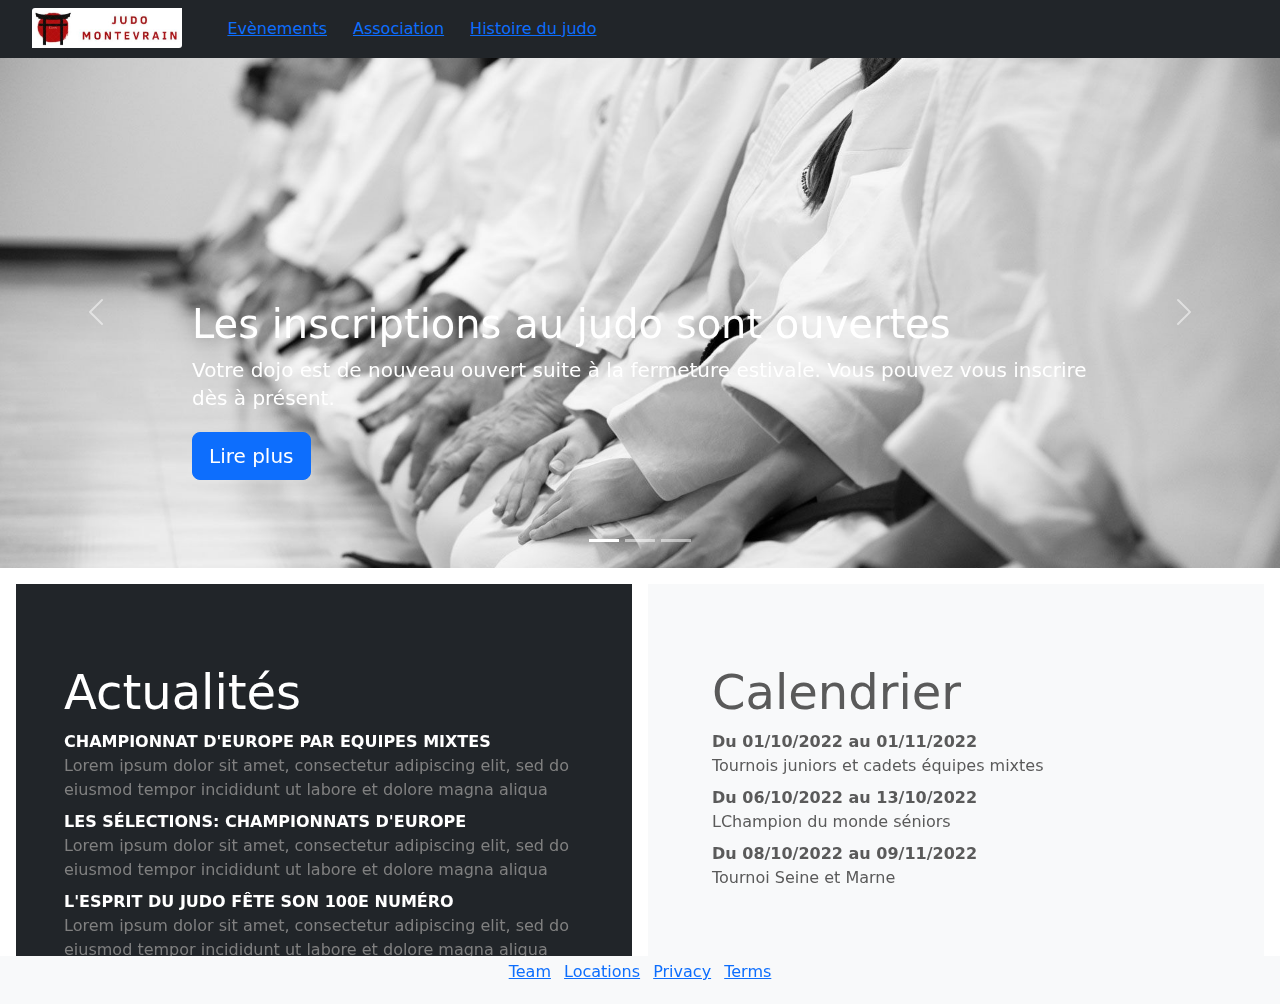
<file: src/index.html>
<!doctype html>
<html lang="fr">
  <head>
    <meta charset="utf-8">
    <meta name="viewport" content="width=device-width, initial-scale=1">
    <meta name="description" content="Association de judo de Montévrain, venez nombreux. Première séance d'essai offerte.">
    <meta name="author" content="Justine Gachet">
    <meta name="generator" content="Ju 0.101.0">
    <title>Association de judo</title>    

    <link href="../libraries/bootstrap-5.2.1-dist/css/bootstrap.min.css" rel="stylesheet">
    <link href="./product.css" rel="stylesheet">

    <style>

      .logo-toggler {
        display: flex;
        width: 100%;
        margin-left: 17px;
        margin-right: 20px;
      }

      .navbar {
        align-items: start;
      }

      .bd-placeholder-img {
        font-size: 1.125rem;
        text-anchor: middle;
        -webkit-user-select: none;
        -moz-user-select: none;
        user-select: none;
      }

      #logo_desktop {
        display: none;
        margin-left: 15px;
        border-radius: 3px 0 3px 0;
      }

      .toggler {
        width: 100%;
        display: flex;
        justify-content: end;
      }

      #logo_mobile {
        display: block;
        margin-left: 10px;
        border-radius: 3px 0 3px 0;
      }

      @media (min-width: 768px) {
        #logo_desktop {
          display: block;
        }
        #logo_mobile {
          display: none;
        }
        .toggler {
          display: none;
        }
        .logo-toggler {
          width: auto;
        }
      }
    </style>

  </head>

  <body>

    <!-- Header -->
      
    <header class="site-header sticky-top py-1">
      <nav class="navbar navbar-expand-md navbar-dark fixed-top bg-dark">
        <div class="logo-toggler">
          <a class="logo" href="./index.html" >
            <img src="../assets/logo_desktop.jpg" height="40px" id="logo_desktop" class="align-self-start">
            <img src="../assets/logo_mobile.png" height="40px" id="logo_mobile" class="align-self-start">
          </a> 
          <div class="toggler">
            <button class="navbar-toggler" type="button" data-bs-toggle="collapse" data-bs-target="#navbarCollapse" aria-controls="navbarCollapse" aria-expanded="false" aria-label="Toggle navigation">
              <span class="navbar-toggler-icon"></span>
            </button>        
          </div>
        </div>

        <div class="container-fluid">

          <div class="collapse navbar-collapse" id="navbarCollapse">
            <ul class="navbar-nav me-auto mb-2 mb-md-0">
              <li class="nav-item active">
                <button type="button" class="btn btn-link py-2" onclick="switchIframeSrc('event.html')">Evènements</button>
              </li>
              <li class="nav-item">
                <button type="button" class="btn btn-link py-2" onclick="switchIframeSrc('asso.html')">Association</button>
              </li>
              <li class="nav-item">
                <button type="button" class="btn btn-link py-2" onclick="switchIframeSrc('le_judo.html')">Histoire du judo</button>
              </li>
            </ul>
          </div>
        </div>
      </nav>
    </header>

    <!-- Main -->

    <main class="content" style="height: 100vh; margin-top: 48px;">
      <iframe
        id="iframe"
        src="event.html"
        width="100%"
        height="100%">  
      </iframe>
    </main>

      <!-- Footer -->

    <footer class="footer mt-auto py-1 bg-light text-center">
        <ul class="list-inline">
          <li class="list-inline-item"><a href="#">Team</a></li>
          <li class="list-inline-item"><a href="#">Locations</a></li>
          <li class="list-inline-item"><a href="#">Privacy</a></li>
          <li class="list-inline-item"><a href="#">Terms</a></li>
        </ul>
    </footer>

    <script src="../libraries/bootstrap-5.2.1-dist/js/bootstrap.bundle.js"></script>
    <script src="./main.js"></script> 
    <!-- Javascript 
    <script> $filename = $h->read();
    if (!normalizer_is_normalized($filename)) {
    $filename = normalizer_normalize($filename); 
    </script>  
  }    -->
  </body>
</html>
</file>
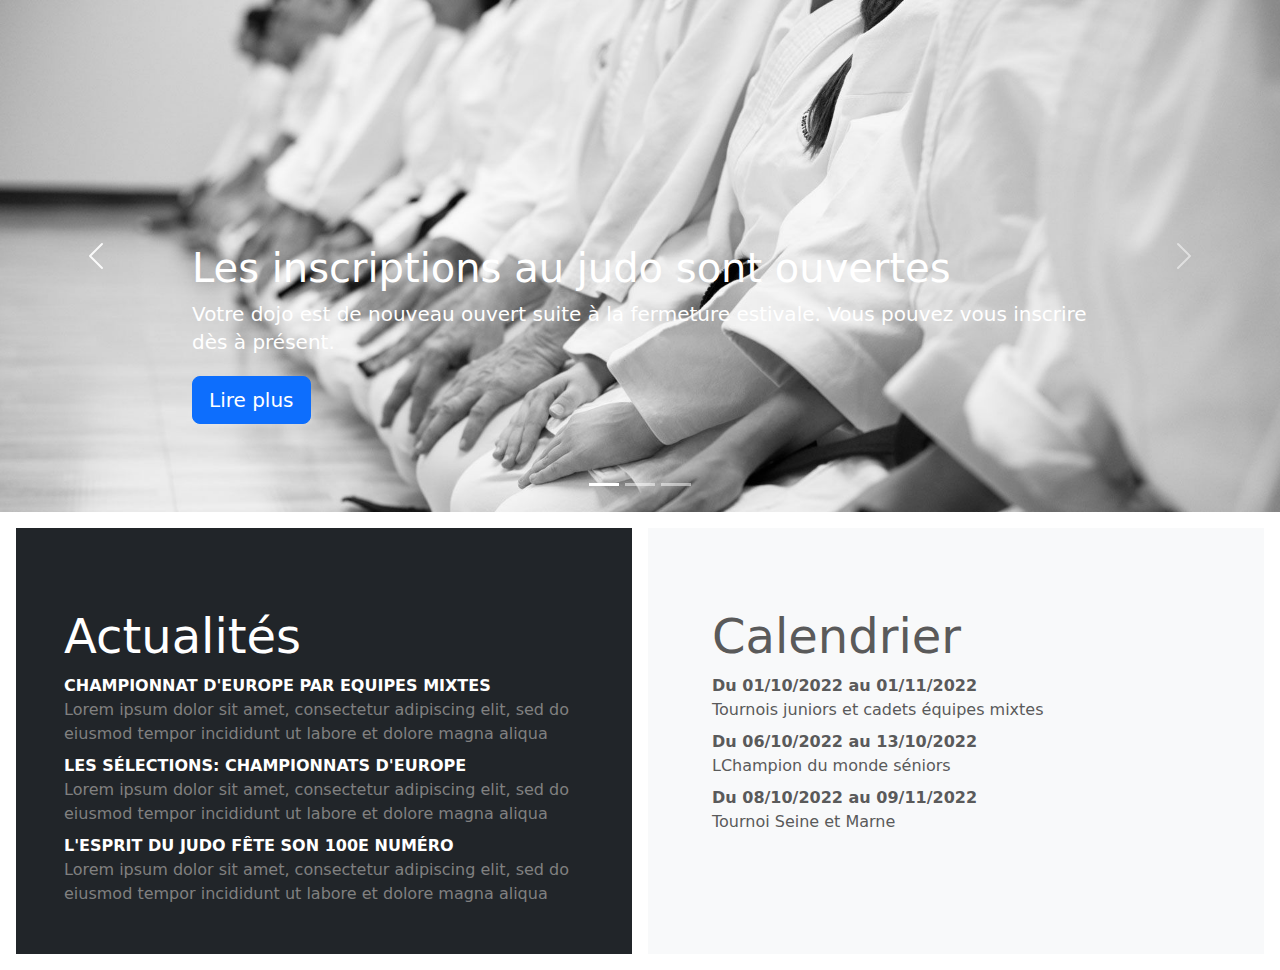
<file: src/event.html>
<!doctype html>
<html lang="fr">
<head> 
    <meta charset="utf-8">
    <meta name="viewport" content="width=device-width, initial-scale=1">
    <meta name="description" content="Association de judo de Montévrain, venez nombreux. Première séance d'essai offerte.">
    <meta name="author" content="Justine Gachet">
    <meta name="generator" content="Ju 0.101.0">
    <title>Association de judo</title>    
    <link href="../libraries/bootstrap-5.2.1-dist/css/bootstrap.min.css" rel="stylesheet">
    <link href="./carousel.css" rel="stylesheet">
    <link href="./product.css" rel="stylesheet">

    <style>
      .bd-placeholder-img {
        font-size: 1.125rem;
        text-anchor: middle;
        -webkit-user-select: none;
        -moz-user-select: none;
        user-select: none;
      }

      .actu-description {
        color: grey;
      }

      .carousel-text {
        display: none;
      }

      @media (min-width: 768px) {
        .carousel-text {
          display: block;
        }
        .bd-placeholder-img-lg {
          font-size: 3.5rem;
        }
      }

      body {
        margin: 0;
        padding: 0;
      }
    </style>

    
    <!-- Custom styles for this template -->

  </head>
  
  <body>

    <main>
      <!-- Carrousel -->
      <div id="myCarousel" class="carousel slide" data-bs-ride="carousel">

        <div class="carousel-indicators">
          <button type="button" data-bs-target="#myCarousel" data-bs-slide-to="0" class="active" aria-current="true" aria-label="Slide 1"></button>
          <button type="button" data-bs-target="#myCarousel" data-bs-slide-to="1" aria-label="Slide 2"></button>
          <button type="button" data-bs-target="#myCarousel" data-bs-slide-to="2" aria-label="Slide 3"></button>
        </div>

        <div class="carousel-inner">

          <div class="carousel-item active">
            <img class="bd-placeholder-img" src="../assets/image_judo1.jpeg" alt="évènement 1" width=100%/>
              <div class="container carousel-text">
                <div class="carousel-caption text-start">
                  <h1>Les inscriptions au judo sont ouvertes</h1>
                  <p>Votre dojo est de nouveau ouvert suite à la fermeture estivale. Vous pouvez vous inscrire dès à présent.</p>
                  <p class=""><a class="btn btn-lg btn-primary" href="#">Lire plus</a></p>
                </div>
              </div>
          </div>

          <div class="carousel-item">
            <img class="bd-placeholder-img" src="../assets/image_judo2.jpeg" alt="évènement 2" width=100%/>
              <div class="container carousel-text">
                <div class="carousel-caption">
                  <h1>Cours de baby-judo dès 3 ans</h1>
                  <p>Les cours de judo sont désormais accessibles aux enfants dès 3 ans accompagnés de leur parent.</p>
                  <p><a class="btn btn-lg btn-primary" href="#">Lire plus</a></p>
                </div>
              </div>
          </div>

          <div class="carousel-item">
            <img class="bd-placeholder-img" src="../assets/image_judo3.jpeg" alt="évènement 3" width=100%/>
            <div class="container carousel-text">
                <div class="carousel-caption text-end ">
                  <h1>Dates des prochaines compétitions</h1>
                  <p>Vous trouverez les dates des compétitions ci-dessous. Pensez à renouveller votre licence chaque année.</p>
                  <p><a class="btn btn-lg btn-primary" href="#">Lire plus</a></p>
                </div>
              </div>
            </div>
          </div>
            
          <button class="carousel-control-prev" type="button" data-bs-target="#myCarousel" data-bs-slide="prev">
            <span class="carousel-control-prev-icon" aria-hidden="true"></span>
            <span class="visually-hidden">Previous</span>
          </button>

          <button class="carousel-control-next" type="button" data-bs-target="#myCarousel" data-bs-slide="next">
            <span class="carousel-control-next-icon" aria-hidden="true"></span>
            <span class="visually-hidden">Next</span>
          </button>
        </div>
      
        <!-- block du bas -->
        <div class="d-md-flex flex-md-equal w-100 my-md-3 ps-md-3">

          <div class="text-bg-dark me-md-3 pt-3 px-3 pt-md-5 px-md-5 overflow-hidden">
            <div class="my-3 py-3">
              <h2 class="display-5">Actualités</h2>
              <dl>
                <dt class="actu-title">CHAMPIONNAT D'EUROPE PAR EQUIPES MIXTES </dt>
                <dd class="actu-description">Lorem ipsum dolor sit amet, consectetur adipiscing elit, sed do eiusmod tempor incididunt ut labore et dolore magna aliqua</dd>
                <dt class="actu-title">LES SÉLECTIONS: CHAMPIONNATS D'EUROPE </dt>
                <dd class="actu-description">Lorem ipsum dolor sit amet, consectetur adipiscing elit, sed do eiusmod tempor incididunt ut labore et dolore magna aliqua</dd>
                <dt class="actu-title">L'ESPRIT DU JUDO FÊTE SON 100E NUMÉRO </dt>
                <dd class="actu-description">Lorem ipsum dolor sit amet, consectetur adipiscing elit, sed do eiusmod tempor incididunt ut labore et dolore magna aliqua</dd>
              </dl>
            </div>
          </div>

          <div class="bg-light me-md-3 pt-3 px-3 pt-md-5 px-md-5 overflow-hidden">
            <div class="my-3 p-3">
              <h2 class="display-5">Calendrier</h2>
              <dl>
                <dt class="calendar-date">Du 01/10/2022 au 01/11/2022</dt>
                <dd class="calendar-title">Tournois juniors et cadets équipes mixtes</dd>
                <dt class="calendar-date">Du 06/10/2022 au 13/10/2022</dt>
                <dd class="calendar-title">LChampion du monde séniors</dd>
                <dt class="calendar-date">Du 08/10/2022 au 09/11/2022</dt>
                <dd class="calendar-title">Tournoi Seine et Marne</dd>
              </dl>
            </div>
          </div>

        </div>
    </main>

      <!-- Javascript -->
    
    <script src="../libraries/bootstrap-5.2.1-dist/js/bootstrap.bundle.js"></script>
  </body>
</html>
</file>
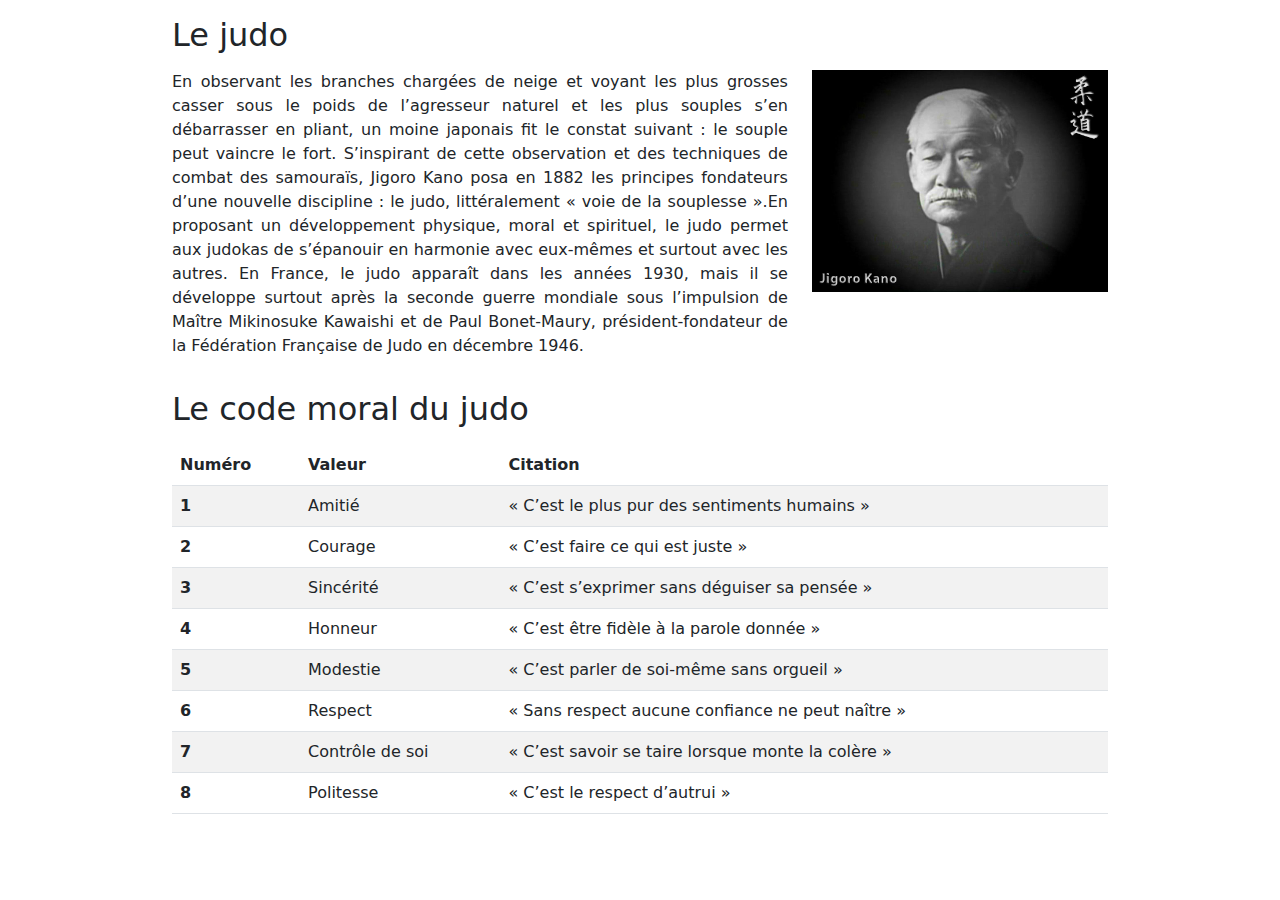
<file: src/le_judo.html>
<!doctype html>
<html lang="fr">
<head> 
    <meta charset="utf-8">
    <meta name="viewport" content="width=device-width, initial-scale=1">
    <meta name="description" content="Association de judo de Montévrain, venez nombreux. Première séance d'essai offerte.">
    <meta name="author" content="Justine Gachet">
    <meta name="generator" content="Ju 0.101.0">
    <title>Association de judo</title>    
    <link href="../libraries/bootstrap-5.2.1-dist/css/bootstrap.min.css" rel="stylesheet">
    <link href="./product.css" rel="stylesheet">

    <style>

      .judo-history {
        text-align: justify;
      }

      /* For mobile phones: */
      [class*="col-"] {
        width: 100%;
      }
      
      @media only screen and (min-width: 768px) {
        /* For desktop: */
        .col-1 {width: 8.33%;}
        .col-2 {width: 16.66%;}
        .col-3 {width: 25%;}
        .col-4 {width: 33.33%;}
        .col-5 {width: 41.66%;}
        .col-6 {width: 50%;}
        .col-7 {width: 58.33%;}
        .col-8 {width: 66.66%;}
        .col-9 {width: 75%;}
        .col-10 {width: 83.33%;}
        .col-11 {width: 91.66%;}
        .col-12 {width: 100%;}
      }
    </style>

  </head>

  <body>
    <main>
      <div class="container">

        <!-- Judo history -->
        <div class="row">
            <h2 class="display-8 mt-3 mb-3">Le judo</h2>
            <div class="col-8 judo-history">
            <p>En observant les branches chargées de neige et voyant les plus grosses casser sous le poids de l’agresseur naturel et les plus souples s’en débarrasser en pliant, un moine japonais fit le constat suivant : le souple peut vaincre le fort. S’inspirant de cette observation et des techniques de combat des samouraïs, Jigoro Kano posa en 1882 les principes fondateurs d’une nouvelle discipline : le judo, littéralement « voie de la souplesse ».En proposant un développement physique, moral et spirituel, le judo permet aux judokas de s’épanouir en harmonie avec eux-mêmes et surtout avec les autres. En France, le judo apparaît dans les années 1930, mais il se développe surtout après la seconde guerre mondiale sous l’impulsion de Maître Mikinosuke Kawaishi et de Paul Bonet-Maury, président-fondateur de la Fédération Française de Judo en décembre 1946.</p>
          </div>
          <div class="article_asso col-4">
            <img src="../assets/jigoro_kano.jpg" alt="Jigoro Kano" class="article img-fluid">
          </div>
        </div>
        
        <!-- Moral code of judo -->
        <div >
          <h2 class="display-8 mt-3 mb-3">Le code moral du judo</h2>
          <table class="table table-striped">
            <thead>
                <tr>
                    <th scope='col'> Numéro </th>
                    <th scope="col"> Valeur </th>
                    <th scope="col"> Citation </th>
                </tr>
            </thead>
            <tbody>
              <tr>
                  <th scope="row">1</th>
                  <td > Amitié </td>
                  <td > « C’est le plus pur des sentiments humains »</td>
              </tr>
              <tr>
                  <th scope="row">2</th>
                  <td>Courage</td>
                  <td> « C’est faire ce qui est juste » </td>
              </tr>
              <tr>
                  <th scope="row">3</th>
                  <td>Sincérité</td>
                  <td> « C’est s’exprimer sans déguiser sa pensée »</td>
              </tr>
              <th scope="row">4</th>
                  <td>Honneur</td>
                  <td> « C’est être fidèle à la parole donnée »</td>
              </tr>
              <tr>
                  <th scope="row">5</th>
                  <td>Modestie</td>
                  <td> « C’est parler de soi-même sans orgueil »</td>
              </tr>
              <tr>
                  <th scope="row">6</th>
                  <td>Respect</td>
                  <td>« Sans respect aucune confiance ne peut naître »</td>
              </tr>
              <tr>
                  <th scope="row">7</th>
                  <td>Contrôle de soi</td>
                  <td>« C’est savoir se taire lorsque monte la colère »</td>
              </tr>
              <tr>
                  <th scope="row">8</th>
                  <td>Politesse</td>
                  <td>« C’est le respect d’autrui »</td>
            </tbody>
          </table>
        </div>
      </div>
    </main>

    <script src="../libraries/bootstrap-5.2.1-dist/js/bootstrap.bundle.js"></script>
  </body>
</html>
</file>
<file: src/product.css>
.container {
  max-width: 960px;
}

/*
 Translucent site header
 */

.site-header {
  background-color: rgba(0, 0, 0, .85);
  -webkit-backdrop-filter: saturate(180%) blur(20px);
  backdrop-filter: saturate(180%) blur(20px);
}
.site-header a {
  color: #8e8e8e;
  transition: color .15s ease-in-out;
}
.site-header a:hover {
  color: #fff;
  text-decoration: none;
}

/*
 Devices
 */

.product-device {
  position: absolute;
  right: 10%;
  bottom: -30%;
  width: 300px;
  height: 540px;
  background-color: #333;
  border-radius: 21px;
  transform: rotate(30deg);
}

.product-device::before {
  position: absolute;
  top: 10%;
  right: 10px;
  bottom: 10%;
  left: 10px;
  content: "";
  background-color: rgba(255, 255, 255, .1);
  border-radius: 5px;
}

.product-device-2 {
  top: -25%;
  right: auto;
  bottom: 0;
  left: 5%;
  background-color: #e5e5e5;
}


/*
Extras
 */

.flex-equal > * {
  flex: 1;
}
@media (min-width: 768px) {
  .flex-md-equal > * {
    flex: 1;
  }
}
</file>
<file: src/carousel.css>
/* GLOBAL STYLES
-------------------------------------------------- */
/* Padding below the footer and lighter body text */

body {
  padding-top: 3rem;
  padding-bottom: 3rem;
  color: #5a5a5a;
}


/* CUSTOMIZE THE CAROUSEL
-------------------------------------------------- */

/* Carousel base class 
.carousel {
  margin-bottom: 4rem;
}*/
/* Since positioning the image, we need to help out the caption */
.carousel-caption {
  bottom: 3rem;
  z-index: 10;
}

/* Declare heights because of positioning of img element */


.carousel-item {
  max-height: 32rem;
}


/* MARKETING CONTENT
-------------------------------------------------- */

/* Center align the text within the three columns below the carousel */
.marketing .col-lg-4 {
  margin-bottom: 1.5rem;
  text-align: center;
}
/* rtl:begin:ignore */
.marketing .col-lg-4 p {
  margin-right: .75rem;
  margin-left: .75rem;
}
/* rtl:end:ignore */


/* Featurettes
------------------------- */

.featurette-divider {
  margin: 5rem 0; /* Space out the Bootstrap <hr> more */
}

/* Thin out the marketing headings */
/* rtl:begin:remove */
.featurette-heading {
  letter-spacing: -.05rem;
}

/* rtl:end:remove */

/* RESPONSIVE CSS
-------------------------------------------------- */

@media (min-width: 40em) {
  /* Bump up size of carousel content */
  .carousel-caption p {
    margin-bottom: 1.25rem;
    font-size: 1.25rem;
    line-height: 1.4;
  }

  .featurette-heading {
    font-size: 50px;
  }
}

@media (min-width: 62em) {
  .featurette-heading {
    margin-top: 7rem;
  }
}
</file>
